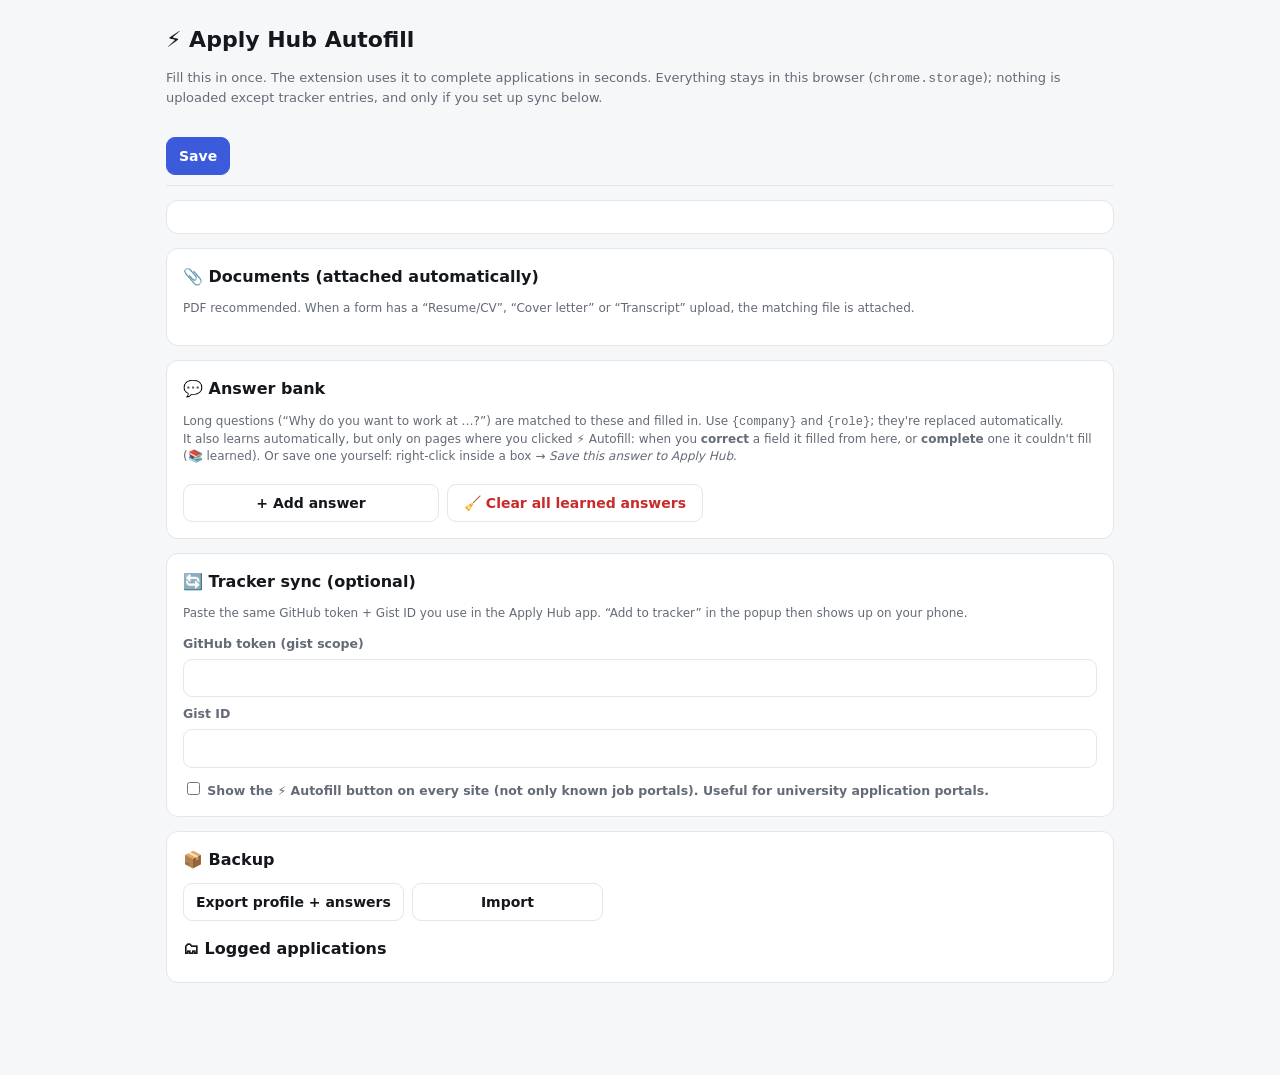
<file: extension/options.html>
<!doctype html>
<html>
<head>
  <meta charset="utf-8">
  <title>Apply Hub: Profile</title>
  <link rel="stylesheet" href="ui.css">
  <style>
    body { max-width: 980px; margin: 0 auto; padding: 24px 16px 80px; }
    h1 { font-size: 22px; margin: 0 0 4px; }
    h2 { font-size: 16px; margin: 0 0 6px; }
    .save-bar { position: sticky; top: 0; z-index: 5; background: var(--bg); padding: 10px 0; display: flex; gap: 10px; align-items: center; border-bottom: 1px solid var(--line); margin-bottom: 14px; }
    .ans { border-top: 1px solid var(--line); padding: 10px 0; }
    .doc { display: flex; justify-content: space-between; align-items: center; gap: 10px; padding: 6px 0; }
  </style>
</head>
<body>
  <h1>⚡ Apply Hub Autofill</h1>
  <p class="muted small">Fill this in once. The extension uses it to complete applications in seconds. Everything stays in this browser (<code>chrome.storage</code>); nothing is uploaded except tracker entries, and only if you set up sync below.</p>
  <div class="save-bar"><button class="btn primary" id="save">Save</button><span id="saved" class="small muted"></span></div>

  <div class="card"><div id="profile" class="grid"></div></div>

  <div class="card">
    <h2>📎 Documents (attached automatically)</h2>
    <p class="tiny muted">PDF recommended. When a form has a “Resume/CV”, “Cover letter” or “Transcript” upload, the matching file is attached.</p>
    <div id="docs"></div>
  </div>

  <div class="card">
    <h2>💬 Answer bank</h2>
    <p class="tiny muted">Long questions (“Why do you want to work at …?”) are matched to these and filled in. Use <code>{company}</code> and <code>{role}</code>; they're replaced automatically.<br>
      It also learns automatically, but only on pages where you clicked ⚡ Autofill: when you <b>correct</b> a field it filled from here, or <b>complete</b> one it couldn't fill (📚 learned). Or save one yourself: right-click inside a box → <i>Save this answer to Apply Hub</i>.</p>
    <div id="answers"></div>
    <div class="row" style="max-width:520px"><button class="btn" id="add-answer">+ Add answer</button><button class="btn danger" id="clear-learned">🧹 Clear all learned answers</button></div>
  </div>

  <div class="card">
    <h2>🔄 Tracker sync (optional)</h2>
    <p class="tiny muted">Paste the same GitHub token + Gist ID you use in the Apply Hub app. “Add to tracker” in the popup then shows up on your phone.</p>
    <label class="f">GitHub token (gist scope)</label><input id="ghToken" type="password" autocomplete="off">
    <label class="f">Gist ID</label><input id="gistId">
    <label class="f"><input type="checkbox" id="showEverywhere" style="width:auto"> Show the ⚡ Autofill button on every site (not only known job portals). Useful for university application portals.</label>
  </div>

  <div class="card">
    <h2>📦 Backup</h2>
    <div class="row" style="max-width:420px"><button class="btn" id="export">Export profile + answers</button><label class="btn" style="text-align:center">Import<input type="file" id="import" accept="application/json" hidden></label></div>
    <h2 style="margin-top:16px">🗂 Logged applications <span class="tiny muted" id="applied-count"></span></h2>
    <div id="applied" class="small"></div>
  </div>
  <script src="fields.js"></script>
  <script src="options.js"></script>
</body>
</html>
</file>
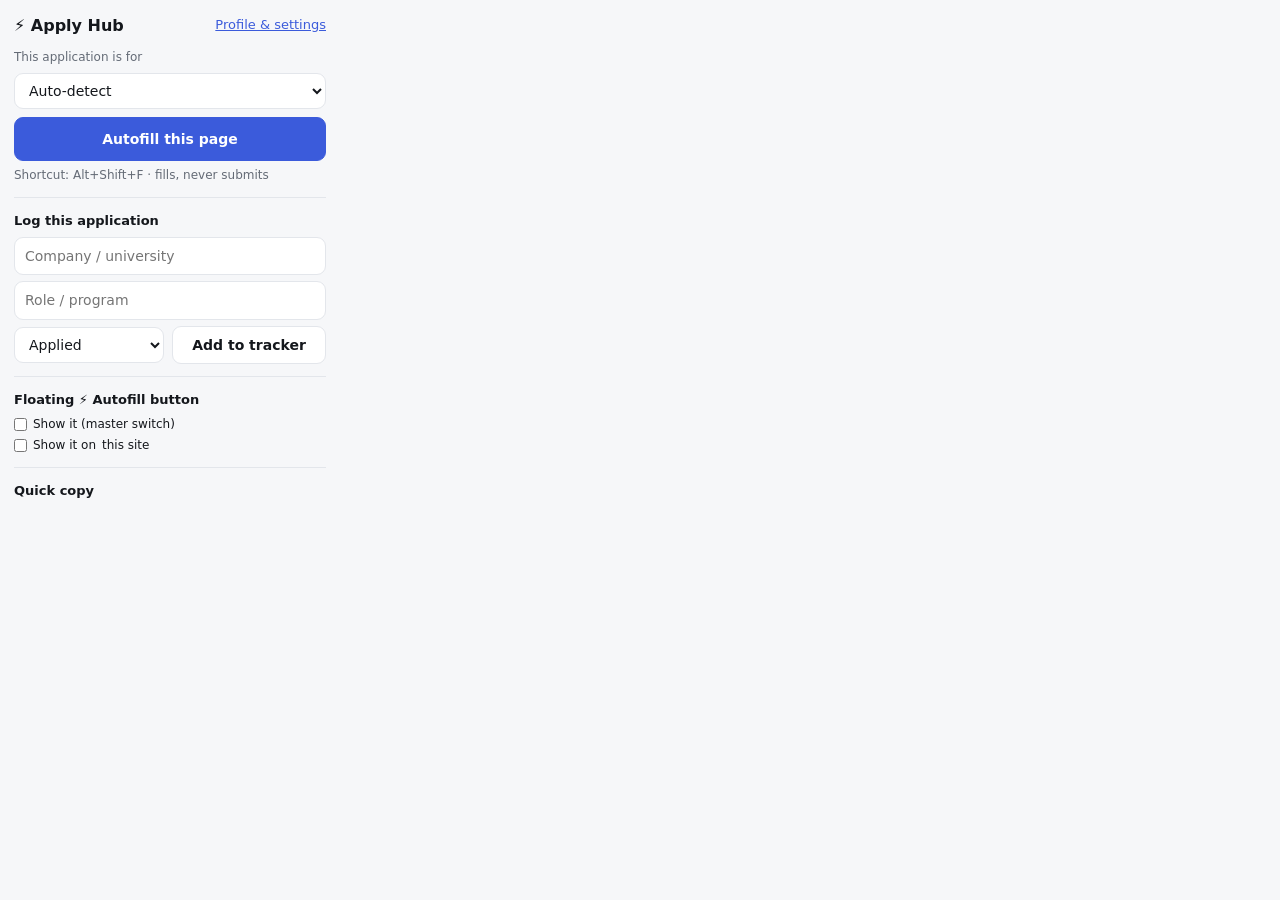
<file: extension/popup.html>
<!doctype html>
<html>
<head>
  <meta charset="utf-8">
  <link rel="stylesheet" href="ui.css">
  <style>body { width: 340px; padding: 14px; }</style>
</head>
<body>
  <div class="row between"><b style="font-size:16px">⚡ Apply Hub</b><a href="options.html" target="_blank" class="small">Profile & settings</a></div>
  <label class="tiny muted" style="display:block;margin-top:12px">This application is for</label>
  <select id="mode">
    <option value="auto">Auto-detect</option>
    <option value="internship">Internship (graduating Jun 2028)</option>
    <option value="grad">Grad school (graduating Jun 2027)</option>
  </select>
  <button id="fill" class="btn primary block" style="margin-top:8px">Autofill this page</button>
  <p class="tiny muted" style="margin:6px 0 0">Shortcut: Alt+Shift+F · fills, never submits</p>
  <p id="result" class="small"></p>
  <hr>
  <b class="small">Log this application</b>
  <input id="company" placeholder="Company / university">
  <input id="role" placeholder="Role / program">
  <div class="row">
    <select id="status"><option>Applied</option><option>Saved</option><option>Preparing</option><option>Test / OA</option><option>Interview</option></select>
    <button id="track" class="btn">Add to tracker</button>
  </div>
  <p id="track-result" class="tiny muted"></p>
  <hr>
  <b class="small">Floating ⚡ Autofill button</b>
  <label class="tiny" style="display:flex;gap:6px;align-items:center;margin-top:6px"><input type="checkbox" id="fabAll" style="width:auto;margin:0"> Show it (master switch)</label>
  <label class="tiny" style="display:flex;gap:6px;align-items:center;margin-top:4px"><input type="checkbox" id="fabSite" style="width:auto;margin:0"> Show it on <span id="fabHost">this site</span></label>
  <hr>
  <b class="small">Quick copy</b>
  <div id="copy" class="chips"></div>
  <script src="popup.js"></script>
</body>
</html>
</file>
<file: extension/ui.css>
:root { --bg:#f6f7f9; --card:#fff; --ink:#14171c; --muted:#646b76; --line:#e3e6eb; --accent:#3b5bdb; color-scheme: light; }
@media (prefers-color-scheme: dark) { :root { --bg:#0e1013; --card:#171a1f; --ink:#e9ecf1; --muted:#9aa3ae; --line:#2a2f37; --accent:#7b93ff; color-scheme: dark; } }
* { box-sizing: border-box; }
body { margin: 0; font: 14px/1.45 system-ui, -apple-system, "Segoe UI", sans-serif; background: var(--bg); color: var(--ink); }
a { color: var(--accent); }
input, select, textarea { font: inherit; color: inherit; width: 100%; padding: 8px 10px; border: 1px solid var(--line); border-radius: 9px; background: var(--card); margin-top: 6px; }
textarea { min-height: 80px; resize: vertical; }
.btn { font: inherit; font-weight: 600; border: 1px solid var(--line); background: var(--card); color: var(--ink); padding: 8px 12px; border-radius: 9px; cursor: pointer; white-space: nowrap; margin-top: 6px; }
.btn.primary { background: var(--accent); color: #fff; border-color: var(--accent); }
.btn.block { width: 100%; padding: 11px; }
.btn.danger { color: #c92a2a; }
.row { display: flex; gap: 8px; align-items: center; }
.row > * { flex: 1; }
.between { justify-content: space-between; }
.between > * { flex: 0 1 auto; }
.small { font-size: 13px; } .tiny { font-size: 12px; } .muted { color: var(--muted); }
hr { border: 0; border-top: 1px solid var(--line); margin: 12px 0; }
.chips { display: flex; flex-wrap: wrap; gap: 6px; margin-top: 6px; }
.chip { font: inherit; font-size: 12.5px; border: 1px solid var(--line); background: var(--card); color: var(--ink); border-radius: 999px; padding: 4px 10px; cursor: pointer; }
.card { background: var(--card); border: 1px solid var(--line); border-radius: 12px; padding: 16px; margin-bottom: 14px; }
.grid { display: grid; grid-template-columns: repeat(auto-fill, minmax(260px, 1fr)); gap: 4px 14px; }
label.f { display: block; font-size: 12.5px; color: var(--muted); font-weight: 600; margin-top: 8px; }
label.f .hint { font-weight: 400; }
</file>
